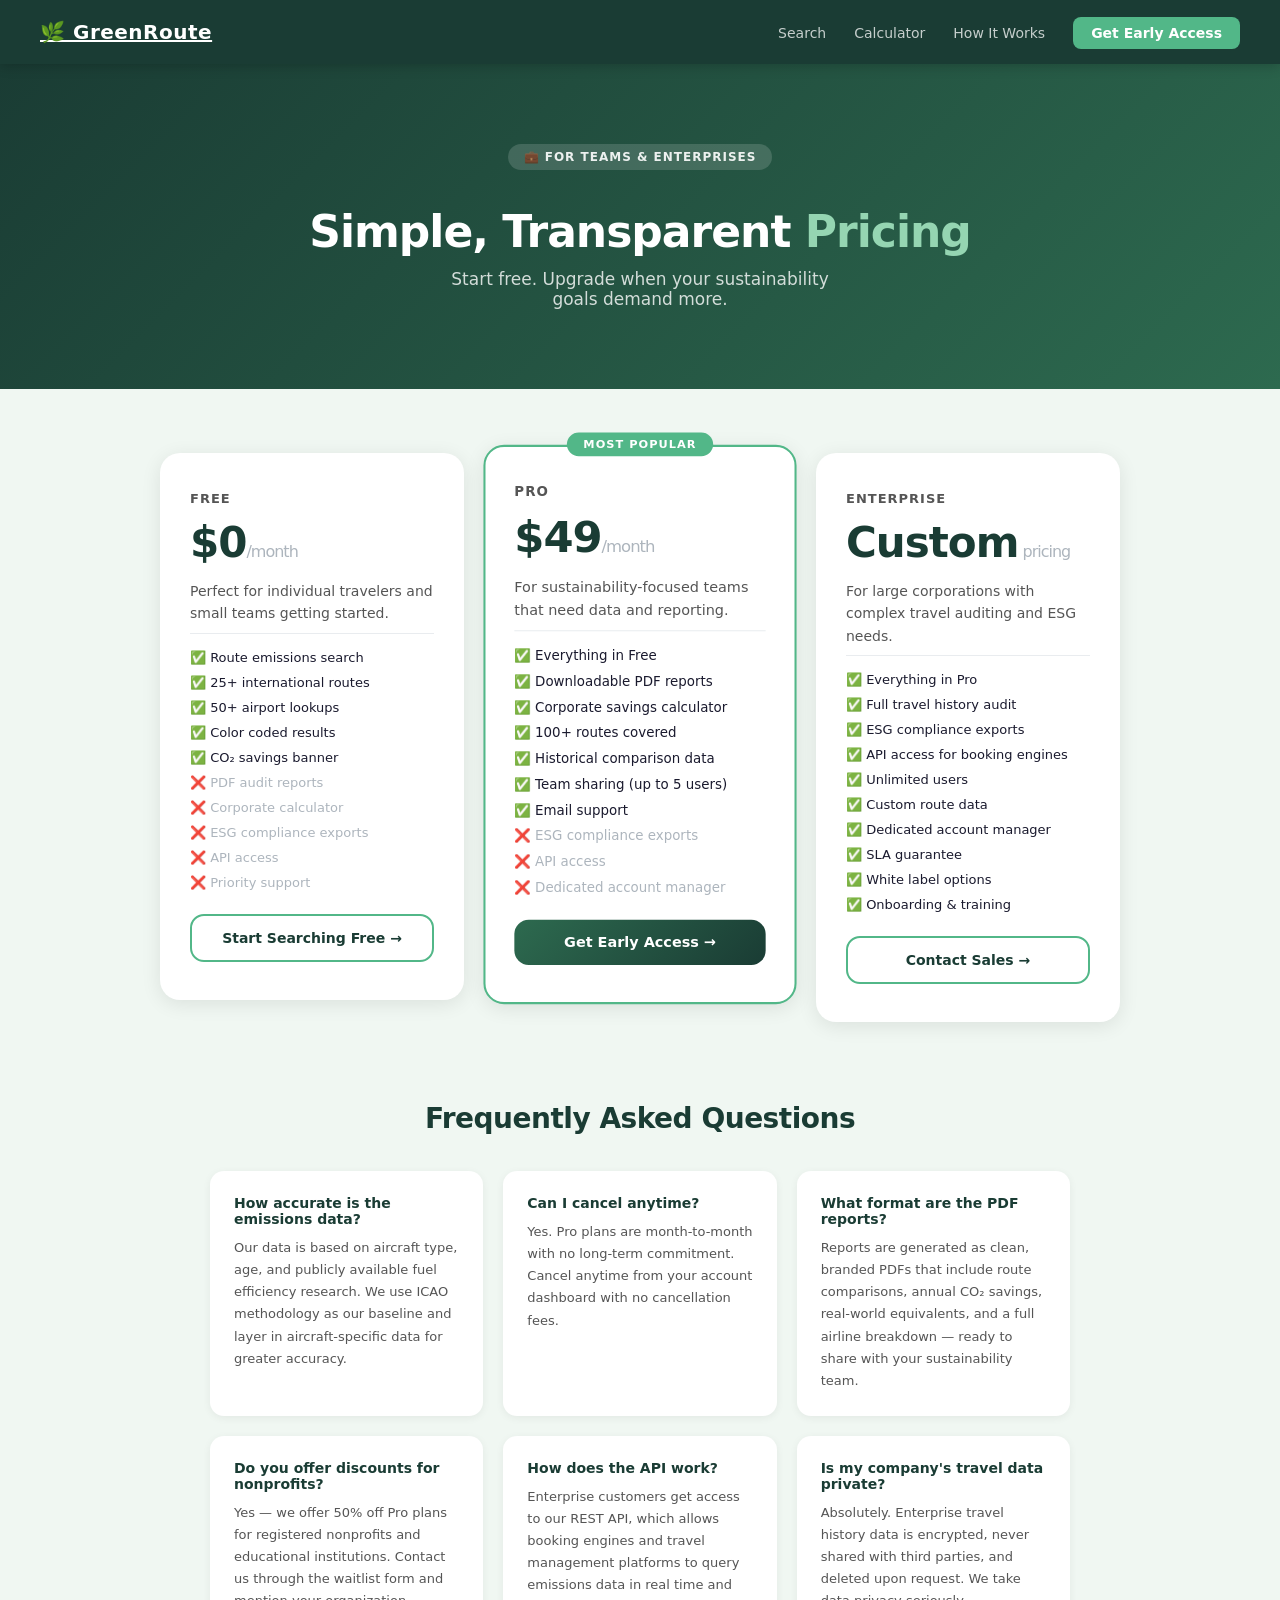
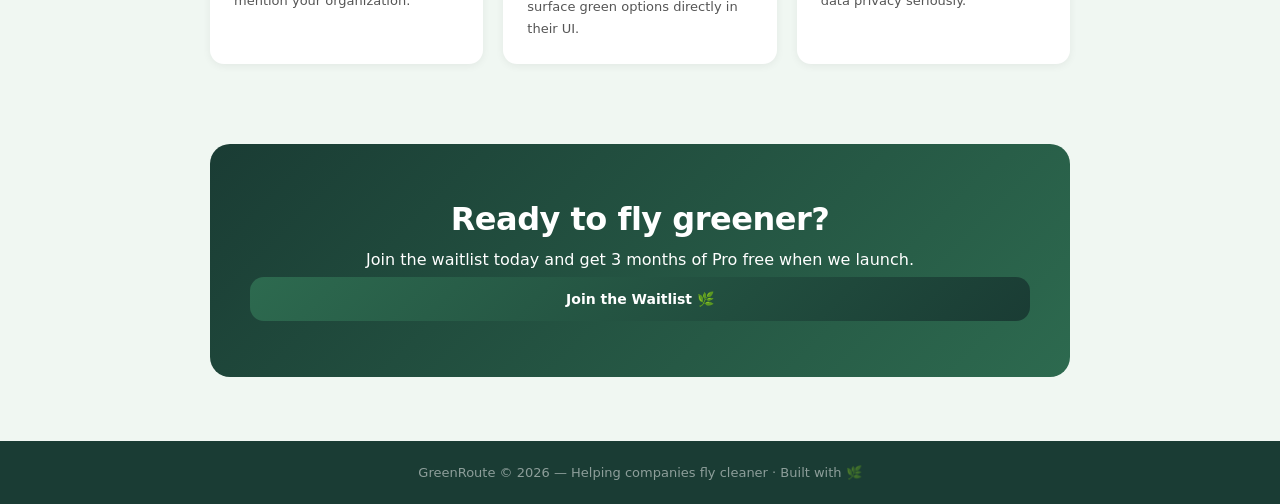
<file: pricing.html>
<!DOCTYPE html>
<html lang="en">
<head>
  <meta charset="UTF-8" />
  <meta name="viewport" content="width=device-width, initial-scale=1.0"/>
  <title>GreenRoute — Pricing & Plans</title>
  <meta name="description" content="Simple, transparent pricing for GreenRoute. Free route search, Pro PDF reports, and Enterprise ESG compliance tools for corporate travel teams." />

  <!-- Open Graph -->
  <meta property="og:title" content="GreenRoute — Pricing & Plans" />
  <meta property="og:description" content="Free, Pro and Enterprise plans for sustainable corporate travel auditing." />
  <meta property="og:type" content="website" />
  <meta property="og:url" content="https://green-flight.vercel.app/pricing.html" />
  <link rel="stylesheet" href="style.css" />
  <link rel="stylesheet" href="pricing.css" />
</head>
<body>

  <!-- NAVBAR -->
  <nav>
    <a href="index.html" class="nav-logo">🌿 GreenRoute</a>
    <ul class="nav-links">
      <li><a href="index.html">Search</a></li>
      <li><a href="index.html#calculator">Calculator</a></li>
      <li><a href="index.html#how">How It Works</a></li>
      <li><a href="index.html#waitlist" class="nav-cta">Get Early Access</a></li>
    </ul>
  </nav>

  <!-- HERO -->
  <div class="pricing-hero">
    <div class="hero-badge">💼 For Teams & Enterprises</div>
    <h1>Simple, Transparent <span>Pricing</span></h1>
    <p>Start free. Upgrade when your sustainability goals demand more.</p>
  </div>

  <main class="pricing-main">

    <!-- PRICING CARDS -->
    <div class="pricing-grid">

      <!-- FREE -->
      <div class="pricing-card">
        <div class="plan-name">Free</div>
        <div class="plan-price">$0<span>/month</span></div>
        <div class="plan-desc">Perfect for individual travelers and small teams getting started.</div>
        <ul class="plan-features">
          <li>✅ Route emissions search</li>
          <li>✅ 25+ international routes</li>
          <li>✅ 50+ airport lookups</li>
          <li>✅ Color coded results</li>
          <li>✅ CO₂ savings banner</li>
          <li class="disabled">❌ PDF audit reports</li>
          <li class="disabled">❌ Corporate calculator</li>
          <li class="disabled">❌ ESG compliance exports</li>
          <li class="disabled">❌ API access</li>
          <li class="disabled">❌ Priority support</li>
        </ul>
        <a href="index.html" class="plan-btn plan-btn-outline">Start Searching Free →</a>
      </div>

      <!-- PRO -->
      <div class="pricing-card pricing-card-featured">
        <div class="plan-badge">Most Popular</div>
        <div class="plan-name">Pro</div>
        <div class="plan-price">$49<span>/month</span></div>
        <div class="plan-desc">For sustainability-focused teams that need data and reporting.</div>
        <ul class="plan-features">
          <li>✅ Everything in Free</li>
          <li>✅ Downloadable PDF reports</li>
          <li>✅ Corporate savings calculator</li>
          <li>✅ 100+ routes covered</li>
          <li>✅ Historical comparison data</li>
          <li>✅ Team sharing (up to 5 users)</li>
          <li>✅ Email support</li>
          <li class="disabled">❌ ESG compliance exports</li>
          <li class="disabled">❌ API access</li>
          <li class="disabled">❌ Dedicated account manager</li>
        </ul>
        <a href="index.html#waitlist" class="plan-btn plan-btn-solid">Get Early Access →</a>
      </div>

      <!-- ENTERPRISE -->
      <div class="pricing-card">
        <div class="plan-name">Enterprise</div>
        <div class="plan-price">Custom<span> pricing</span></div>
        <div class="plan-desc">For large corporations with complex travel auditing and ESG needs.</div>
        <ul class="plan-features">
          <li>✅ Everything in Pro</li>
          <li>✅ Full travel history audit</li>
          <li>✅ ESG compliance exports</li>
          <li>✅ API access for booking engines</li>
          <li>✅ Unlimited users</li>
          <li>✅ Custom route data</li>
          <li>✅ Dedicated account manager</li>
          <li>✅ SLA guarantee</li>
          <li>✅ White label options</li>
          <li>✅ Onboarding & training</li>
        </ul>
        <a href="index.html#waitlist" class="plan-btn plan-btn-outline">Contact Sales →</a>
      </div>

    </div>

    <!-- FAQ -->
    <div class="faq-section">
      <h2>Frequently Asked Questions</h2>
      <div class="faq-grid">

        <div class="faq-item">
          <h3>How accurate is the emissions data?</h3>
          <p>Our data is based on aircraft type, age, and publicly available fuel efficiency research. We use ICAO methodology as our baseline and layer in aircraft-specific data for greater accuracy.</p>
        </div>

        <div class="faq-item">
          <h3>Can I cancel anytime?</h3>
          <p>Yes. Pro plans are month-to-month with no long-term commitment. Cancel anytime from your account dashboard with no cancellation fees.</p>
        </div>

        <div class="faq-item">
          <h3>What format are the PDF reports?</h3>
          <p>Reports are generated as clean, branded PDFs that include route comparisons, annual CO₂ savings, real-world equivalents, and a full airline breakdown — ready to share with your sustainability team.</p>
        </div>

        <div class="faq-item">
          <h3>Do you offer discounts for nonprofits?</h3>
          <p>Yes — we offer 50% off Pro plans for registered nonprofits and educational institutions. Contact us through the waitlist form and mention your organization.</p>
        </div>

        <div class="faq-item">
          <h3>How does the API work?</h3>
          <p>Enterprise customers get access to our REST API, which allows booking engines and travel management platforms to query emissions data in real time and surface green options directly in their UI.</p>
        </div>

        <div class="faq-item">
          <h3>Is my company's travel data private?</h3>
          <p>Absolutely. Enterprise travel history data is encrypted, never shared with third parties, and deleted upon request. We take data privacy seriously.</p>
        </div>

      </div>
    </div>

    <!-- BOTTOM CTA -->
    <div class="pricing-cta">
      <h2>Ready to fly greener?</h2>
      <p>Join the waitlist today and get 3 months of Pro free when we launch.</p>
      <a href="index.html#waitlist" class="plan-btn plan-btn-solid">Join the Waitlist 🌿</a>
    </div>

  </main>

  <footer>
    <p>GreenRoute © 2026 — Helping companies fly cleaner · Built with 🌿</p>
  </footer>

</body>
</html>
</file>
<file: style.css>
* {
  margin: 0;
  padding: 0;
  box-sizing: border-box;
}

:root {
  --green-dark: #1a3c34;
  --green-mid: #2d6a4f;
  --green-light: #52b788;
  --green-pale: #d8f3dc;
  --green-bg: #f0f7f2;
  --white: #ffffff;
  --gray-1: #f8f9fa;
  --gray-2: #e9ecef;
  --gray-3: #adb5bd;
  --gray-4: #555;
  --text: #1a1a2e;
  --shadow-sm: 0 2px 8px rgba(0,0,0,0.06);
  --shadow-md: 0 4px 20px rgba(0,0,0,0.09);
  --shadow-lg: 0 8px 40px rgba(0,0,0,0.12);
  --radius: 14px;
}

body {
  font-family: 'Segoe UI', system-ui, -apple-system, sans-serif;
  background: var(--green-bg);
  color: var(--text);
  min-height: 100vh;
  display: flex;
  flex-direction: column;
}

/* ── NAVBAR ── */
nav {
  background: var(--green-dark);
  padding: 0 40px;
  display: flex;
  align-items: center;
  justify-content: space-between;
  height: 64px;
  position: sticky;
  top: 0;
  z-index: 100;
  box-shadow: 0 2px 12px rgba(0,0,0,0.2);
}

.nav-logo {
  font-size: 20px;
  font-weight: 800;
  color: var(--white);
  letter-spacing: 0.5px;
}

.nav-links {
  display: flex;
  gap: 28px;
  list-style: none;
}

.nav-links a {
  color: rgba(255,255,255,0.75);
  text-decoration: none;
  font-size: 14px;
  font-weight: 500;
  transition: color 0.2s;
}

.nav-links a:hover {
  color: var(--white);
}

.nav-cta {
  background: var(--green-light);
  color: var(--white) !important;
  padding: 8px 18px;
  border-radius: 8px;
  font-weight: 600 !important;
}

.nav-cta:hover {
  background: var(--green-mid);
  color: var(--white) !important;
}

/* ── HERO ── */
.hero {
  background: linear-gradient(135deg, var(--green-dark) 0%, var(--green-mid) 100%);
  color: var(--white);
  padding: 80px 24px;
  text-align: center;
}

.hero-badge {
  display: inline-block;
  background: rgba(255,255,255,0.15);
  color: rgba(255,255,255,0.9);
  padding: 6px 16px;
  border-radius: 20px;
  font-size: 12px;
  font-weight: 600;
  text-transform: uppercase;
  letter-spacing: 1px;
  margin-bottom: 20px;
}

.hero h1 {
  font-size: 48px;
  font-weight: 800;
  line-height: 1.15;
  margin-bottom: 16px;
  letter-spacing: -1px;
}

.hero h1 span {
  color: #95d5b2;
}

.hero p {
  font-size: 18px;
  opacity: 0.8;
  max-width: 520px;
  margin: 0 auto 32px;
  line-height: 1.6;
}

.hero-stats {
  display: flex;
  justify-content: center;
  gap: 40px;
  flex-wrap: wrap;
  margin-top: 40px;
  padding-top: 40px;
  border-top: 1px solid rgba(255,255,255,0.15);
}

.hero-stat-number {
  font-size: 32px;
  font-weight: 800;
  color: #95d5b2;
}

.hero-stat-label {
  font-size: 12px;
  opacity: 0.7;
  margin-top: 2px;
}

/* ── MAIN ── */
main {
  flex: 1;
  display: flex;
  flex-direction: column;
  align-items: center;
  padding: 56px 16px;
  gap: 64px;
}

/* ── SEARCH BOX ── */
.search-box {
  background: var(--white);
  border-radius: 20px;
  padding: 40px;
  width: 100%;
  max-width: 600px;
  box-shadow: var(--shadow-lg);
  margin-top: -48px;
  position: relative;
  z-index: 10;
}

.search-box h2 {
  font-size: 18px;
  font-weight: 700;
  color: var(--green-dark);
  text-align: center;
  margin-bottom: 24px;
  text-transform: uppercase;
  letter-spacing: 0.5px;
  font-size: 13px;
  color: var(--gray-3);
}

.inputs {
  display: flex;
  align-items: flex-end;
  gap: 12px;
  margin-bottom: 20px;
}

.input-group {
  flex: 1;
  display: flex;
  flex-direction: column;
  gap: 6px;
}

.input-group label {
  font-size: 11px;
  font-weight: 700;
  text-transform: uppercase;
  letter-spacing: 0.5px;
  color: var(--gray-4);
}

.input-group input {
  padding: 14px 16px;
  border: 2px solid var(--gray-2);
  border-radius: var(--radius);
  font-size: 20px;
  font-weight: 700;
  text-transform: uppercase;
  text-align: center;
  letter-spacing: 3px;
  outline: none;
  transition: border 0.2s, box-shadow 0.2s;
  color: var(--green-dark);
}

.input-group input:focus {
  border-color: var(--green-light);
  box-shadow: 0 0 0 4px rgba(82,183,136,0.1);
}

.arrow {
  font-size: 20px;
  color: var(--gray-3);
  padding-bottom: 12px;
}

button#searchBtn {
  width: 100%;
  padding: 15px;
  background: linear-gradient(135deg, var(--green-mid), var(--green-dark));
  color: var(--white);
  border: none;
  border-radius: var(--radius);
  font-size: 15px;
  font-weight: 700;
  cursor: pointer;
  transition: opacity 0.2s, transform 0.1s;
  letter-spacing: 0.3px;
}

button#searchBtn:hover {
  opacity: 0.92;
  transform: translateY(-1px);
}

button#searchBtn:active {
  transform: translateY(0);
}

.airport-name {
  font-size: 11px;
  color: var(--green-light);
  font-weight: 500;
  min-height: 16px;
  display: block;
  margin-top: 4px;
}

/* ── RESULTS ── */
.results {
  width: 100%;
  max-width: 600px;
  display: flex;
  flex-direction: column;
  gap: 12px;
  margin-top: -48px;
}

.savings-banner {
  background: var(--green-pale);
  border: 1px solid #b7e4c7;
  color: var(--green-dark);
  padding: 14px 18px;
  border-radius: var(--radius);
  font-size: 14px;
  text-align: center;
}

.result-card {
  background: var(--white);
  border-radius: var(--radius);
  padding: 20px 24px;
  box-shadow: var(--shadow-sm);
  display: flex;
  justify-content: space-between;
  align-items: center;
  border-left: 5px solid var(--gray-2);
  transition: box-shadow 0.2s;
}

.result-card:hover {
  box-shadow: var(--shadow-md);
}

.result-card.best { border-left-color: var(--green-light); }
.result-card.average { border-left-color: #f4a261; }
.result-card.worst { border-left-color: #e63946; }

.card-left .airline {
  font-size: 16px;
  font-weight: 700;
  color: var(--text);
}

.card-left .aircraft {
  font-size: 12px;
  color: var(--gray-3);
  margin-top: 3px;
}

.card-right {
  text-align: right;
}

.card-right .co2 {
  font-size: 22px;
  font-weight: 800;
  color: var(--green-dark);
}

.card-right .co2-label {
  font-size: 11px;
  color: var(--gray-3);
}

.badge {
  display: inline-block;
  margin-top: 8px;
  padding: 3px 10px;
  border-radius: 20px;
  font-size: 11px;
  font-weight: 700;
  text-transform: uppercase;
  letter-spacing: 0.3px;
}

.badge.best { background: var(--green-pale); color: var(--green-mid); }
.badge.average { background: #fdebd0; color: #a04000; }
.badge.worst { background: #fde8e8; color: #a00000; }

.no-results {
  text-align: center;
  color: var(--gray-3);
  font-size: 14px;
  padding: 24px;
  background: var(--white);
  border-radius: var(--radius);
}

/* ── SECTION TITLES ── */
.section-title {
  text-align: center;
  margin-bottom: 32px;
}

.section-title h2 {
  font-size: 28px;
  font-weight: 800;
  color: var(--green-dark);
  letter-spacing: -0.5px;
}

.section-title p {
  font-size: 15px;
  color: var(--gray-4);
  margin-top: 8px;
}

/* ── CALCULATOR ── */
.calculator-section {
  width: 100%;
  max-width: 860px;
}

.calc-box {
  background: var(--white);
  border-radius: 20px;
  padding: 32px;
  box-shadow: var(--shadow-md);
  margin-bottom: 20px;
}

.calc-inputs {
  display: grid;
  grid-template-columns: repeat(auto-fit, minmax(180px, 1fr));
  gap: 16px;
  margin-bottom: 20px;
}

.calc-group {
  display: flex;
  flex-direction: column;
  gap: 6px;
}

.calc-group label {
  font-size: 11px;
  font-weight: 700;
  text-transform: uppercase;
  letter-spacing: 0.5px;
  color: var(--gray-4);
}

.calc-group input {
  padding: 13px 16px;
  border: 2px solid var(--gray-2);
  border-radius: var(--radius);
  font-size: 15px;
  outline: none;
  transition: border 0.2s, box-shadow 0.2s;
}

.calc-group input:focus {
  border-color: var(--green-light);
  box-shadow: 0 0 0 4px rgba(82,183,136,0.1);
}

button#calcBtn {
  width: 100%;
  padding: 14px;
  background: linear-gradient(135deg, var(--green-mid), var(--green-dark));
  color: var(--white);
  border: none;
  border-radius: var(--radius);
  font-size: 15px;
  font-weight: 700;
  cursor: pointer;
  transition: opacity 0.2s, transform 0.1s;
}

button#calcBtn:hover {
  opacity: 0.92;
  transform: translateY(-1px);
}

.calc-result-card {
  background: var(--white);
  border-radius: 20px;
  padding: 32px;
  box-shadow: var(--shadow-md);
}

.calc-result-card h3 {
  font-size: 18px;
  font-weight: 800;
  color: var(--green-dark);
  margin-bottom: 6px;
}

.calc-route-label {
  font-size: 13px;
  color: var(--gray-3);
  margin-bottom: 24px;
}

.calc-comparison {
  display: flex;
  align-items: center;
  gap: 16px;
  margin-bottom: 20px;
  flex-wrap: wrap;
}

.calc-col {
  flex: 1;
  min-width: 160px;
  padding: 18px;
  border-radius: var(--radius);
}

.worst-col { background: #fde8e8; border: 1px solid #f5c6c6; }
.best-col { background: var(--green-pale); border: 1px solid #b7e4c7; }

.calc-col-label {
  font-size: 10px;
  font-weight: 700;
  text-transform: uppercase;
  letter-spacing: 0.5px;
  margin-bottom: 8px;
  color: var(--gray-4);
}

.calc-airline {
  font-size: 15px;
  font-weight: 700;
}

.calc-aircraft {
  font-size: 12px;
  color: var(--gray-3);
  margin-top: 2px;
}

.calc-total {
  font-size: 17px;
  font-weight: 800;
  margin-top: 10px;
  color: var(--green-dark);
}

.calc-vs {
  font-size: 16px;
  font-weight: 800;
  color: var(--gray-3);
}

.calc-savings-total {
  background: linear-gradient(135deg, var(--green-mid), var(--green-dark));
  color: var(--white);
  padding: 18px 24px;
  border-radius: var(--radius);
  font-size: 15px;
  text-align: center;
  margin-bottom: 24px;
  line-height: 1.6;
}

.calc-equivalents {
  display: flex;
  justify-content: space-around;
  flex-wrap: wrap;
  gap: 16px;
  text-align: center;
  background: var(--gray-1);
  border-radius: var(--radius);
  padding: 20px;
}

.equiv-number {
  font-size: 28px;
  font-weight: 800;
  color: var(--green-dark);
}

.equiv-label {
  font-size: 12px;
  color: var(--gray-3);
  margin-top: 4px;
}

/* ── HOW IT WORKS ── */
.how-it-works {
  width: 100%;
  max-width: 860px;
}

.steps {
  display: grid;
  grid-template-columns: repeat(auto-fit, minmax(180px, 1fr));
  gap: 20px;
}

.step {
  background: var(--white);
  border-radius: 16px;
  padding: 28px 22px;
  box-shadow: var(--shadow-sm);
  transition: box-shadow 0.2s, transform 0.2s;
}

.step:hover {
  box-shadow: var(--shadow-md);
  transform: translateY(-2px);
}

.step-icon {
  font-size: 30px;
  margin-bottom: 14px;
}

.step h3 {
  font-size: 15px;
  font-weight: 700;
  color: var(--green-dark);
  margin-bottom: 8px;
}

.step p {
  font-size: 13px;
  color: var(--gray-4);
  line-height: 1.6;
}

/* ── WAITLIST ── */
.waitlist-section {
  width: 100%;
  max-width: 860px;
}

.waitlist-box {
  background: var(--white);
  border-radius: 20px;
  padding: 48px;
  box-shadow: var(--shadow-md);
  display: flex;
  gap: 48px;
  flex-wrap: wrap;
}

.waitlist-left {
  flex: 1;
  min-width: 220px;
}

.waitlist-left h2 {
  font-size: 26px;
  font-weight: 800;
  color: var(--green-dark);
  margin-bottom: 12px;
  letter-spacing: -0.5px;
}

.waitlist-left p {
  font-size: 14px;
  color: var(--gray-4);
  line-height: 1.7;
  margin-bottom: 24px;
}

.waitlist-perks {
  list-style: none;
  display: flex;
  flex-direction: column;
  gap: 12px;
}

.waitlist-perks li {
  font-size: 14px;
  color: var(--green-mid);
  font-weight: 600;
}

.waitlist-right {
  flex: 1;
  min-width: 220px;
}

.form-group {
  display: flex;
  flex-direction: column;
  gap: 6px;
  margin-bottom: 14px;
}

.form-group label {
  font-size: 11px;
  font-weight: 700;
  text-transform: uppercase;
  letter-spacing: 0.5px;
  color: var(--gray-4);
}

.form-group input {
  padding: 13px 16px;
  border: 2px solid var(--gray-2);
  border-radius: var(--radius);
  font-size: 14px;
  outline: none;
  transition: border 0.2s, box-shadow 0.2s;
}

.form-group input:focus {
  border-color: var(--green-light);
  box-shadow: 0 0 0 4px rgba(82,183,136,0.1);
}

button#waitlistBtn {
  width: 100%;
  padding: 15px;
  background: linear-gradient(135deg, var(--green-mid), var(--green-dark));
  color: var(--white);
  border: none;
  border-radius: var(--radius);
  font-size: 15px;
  font-weight: 700;
  cursor: pointer;
  transition: opacity 0.2s, transform 0.1s;
  margin-top: 4px;
}

button#waitlistBtn:hover {
  opacity: 0.92;
  transform: translateY(-1px);
}

button#waitlistBtn:disabled {
  opacity: 0.6;
  cursor: not-allowed;
}

.success-message {
  text-align: center;
  padding: 40px 20px;
}

.success-icon { font-size: 48px; margin-bottom: 16px; }

.success-message h3 {
  font-size: 22px;
  font-weight: 800;
  color: var(--green-dark);
  margin-bottom: 8px;
}

.success-message p {
  font-size: 14px;
  color: var(--gray-4);
}

/* ── FOOTER ── */
footer {
  background: var(--green-dark);
  color: rgba(255,255,255,0.5);
  text-align: center;
  padding: 24px;
  font-size: 13px;
}

/* ── MOBILE ── */
@media (max-width: 600px) {
  nav { padding: 0 16px; }
  .nav-links { display: none; }
  .hero { padding: 48px 16px; }
  .hero h1 { font-size: 30px; }
  .hero p { font-size: 15px; }
  .hero-stats { gap: 24px; }
  .hero-stat-number { font-size: 24px; }
  main { padding: 24px 12px; gap: 40px; }
  .search-box { padding: 24px 16px; margin-top: -32px; }
  .inputs { flex-direction: column; align-items: stretch; }
  .arrow { text-align: center; padding: 0; }
  .result-card { flex-direction: column; gap: 12px; }
  .card-right { text-align: left; }
  .steps { grid-template-columns: 1fr; }
  .waitlist-box { flex-direction: column; padding: 24px 16px; gap: 24px; }
  .calc-inputs { grid-template-columns: 1fr; }
  .calc-comparison { flex-direction: column; }
  .calc-vs { text-align: center; }
  .calc-box { padding: 20px 16px; }
  .calc-result-card { padding: 20px 16px; }
}
</file>
<file: pricing.css>
.pricing-hero {
  background: linear-gradient(135deg, var(--green-dark) 0%, var(--green-mid) 100%);
  color: white;
  padding: 80px 24px;
  text-align: center;
}

.pricing-hero h1 {
  font-size: 44px;
  font-weight: 800;
  letter-spacing: -1px;
  margin: 16px 0 12px;
}

.pricing-hero h1 span {
  color: #95d5b2;
}

.pricing-hero p {
  font-size: 17px;
  opacity: 0.8;
  max-width: 400px;
  margin: 0 auto;
}

.pricing-main {
  display: flex;
  flex-direction: column;
  align-items: center;
  padding: 64px 16px;
  gap: 80px;
}

/* ── PRICING GRID ── */
.pricing-grid {
  display: grid;
  grid-template-columns: repeat(auto-fit, minmax(260px, 1fr));
  gap: 24px;
  width: 100%;
  max-width: 960px;
  align-items: start;
}

.pricing-card {
  background: white;
  border-radius: 20px;
  padding: 36px 28px;
  box-shadow: var(--shadow-md);
  position: relative;
  display: flex;
  flex-direction: column;
  gap: 16px;
  border: 2px solid transparent;
  transition: transform 0.2s, box-shadow 0.2s;
}

.pricing-card:hover {
  transform: translateY(-4px);
  box-shadow: var(--shadow-lg);
}

.pricing-card-featured {
  border-color: var(--green-light);
  transform: scale(1.03);
}

.pricing-card-featured:hover {
  transform: scale(1.03) translateY(-4px);
}

.plan-badge {
  position: absolute;
  top: -14px;
  left: 50%;
  transform: translateX(-50%);
  background: var(--green-light);
  color: white;
  font-size: 11px;
  font-weight: 700;
  text-transform: uppercase;
  letter-spacing: 1px;
  padding: 5px 16px;
  border-radius: 20px;
  white-space: nowrap;
}

.plan-name {
  font-size: 13px;
  font-weight: 700;
  text-transform: uppercase;
  letter-spacing: 1px;
  color: var(--gray-4);
}

.plan-price {
  font-size: 42px;
  font-weight: 800;
  color: var(--green-dark);
  letter-spacing: -1px;
  line-height: 1;
}

.plan-price span {
  font-size: 16px;
  font-weight: 500;
  color: var(--gray-3);
}

.plan-desc {
  font-size: 14px;
  color: var(--gray-4);
  line-height: 1.6;
  padding-bottom: 8px;
  border-bottom: 1px solid var(--gray-2);
}

.plan-features {
  list-style: none;
  display: flex;
  flex-direction: column;
  gap: 10px;
  flex: 1;
}

.plan-features li {
  font-size: 13px;
  color: var(--text);
  font-weight: 500;
}

.plan-features li.disabled {
  color: var(--gray-3);
  font-weight: 400;
}

.plan-btn {
  display: block;
  text-align: center;
  padding: 14px;
  border-radius: var(--radius);
  font-size: 14px;
  font-weight: 700;
  text-decoration: none;
  transition: all 0.2s;
  margin-top: 8px;
}

.plan-btn-solid {
  background: linear-gradient(135deg, var(--green-mid), var(--green-dark));
  color: white;
}

.plan-btn-solid:hover {
  opacity: 0.9;
  transform: translateY(-1px);
}

.plan-btn-outline {
  background: white;
  color: var(--green-dark);
  border: 2px solid var(--green-light);
}

.plan-btn-outline:hover {
  background: var(--green-pale);
  transform: translateY(-1px);
}

/* ── FAQ ── */
.faq-section {
  width: 100%;
  max-width: 860px;
}

.faq-section h2 {
  font-size: 28px;
  font-weight: 800;
  color: var(--green-dark);
  text-align: center;
  margin-bottom: 36px;
  letter-spacing: -0.5px;
}

.faq-grid {
  display: grid;
  grid-template-columns: repeat(auto-fit, minmax(260px, 1fr));
  gap: 20px;
}

.faq-item {
  background: white;
  border-radius: var(--radius);
  padding: 24px;
  box-shadow: var(--shadow-sm);
}

.faq-item h3 {
  font-size: 14px;
  font-weight: 700;
  color: var(--green-dark);
  margin-bottom: 10px;
}

.faq-item p {
  font-size: 13px;
  color: var(--gray-4);
  line-height: 1.7;
}

/* ── BOTTOM CTA ── */
.pricing-cta {
  background: linear-gradient(135deg, var(--green-dark), var(--green-mid));
  border-radius: 20px;
  padding: 56px 40px;
  text-align: center;
  color: white;
  width: 100%;
  max-width: 860px;
}

.pricing-cta h2 {
  font-size: 32px;
  font-weight: 800;
  margin-bottom: 12px;
  letter-spacing: -0.5px;
}
</file>
